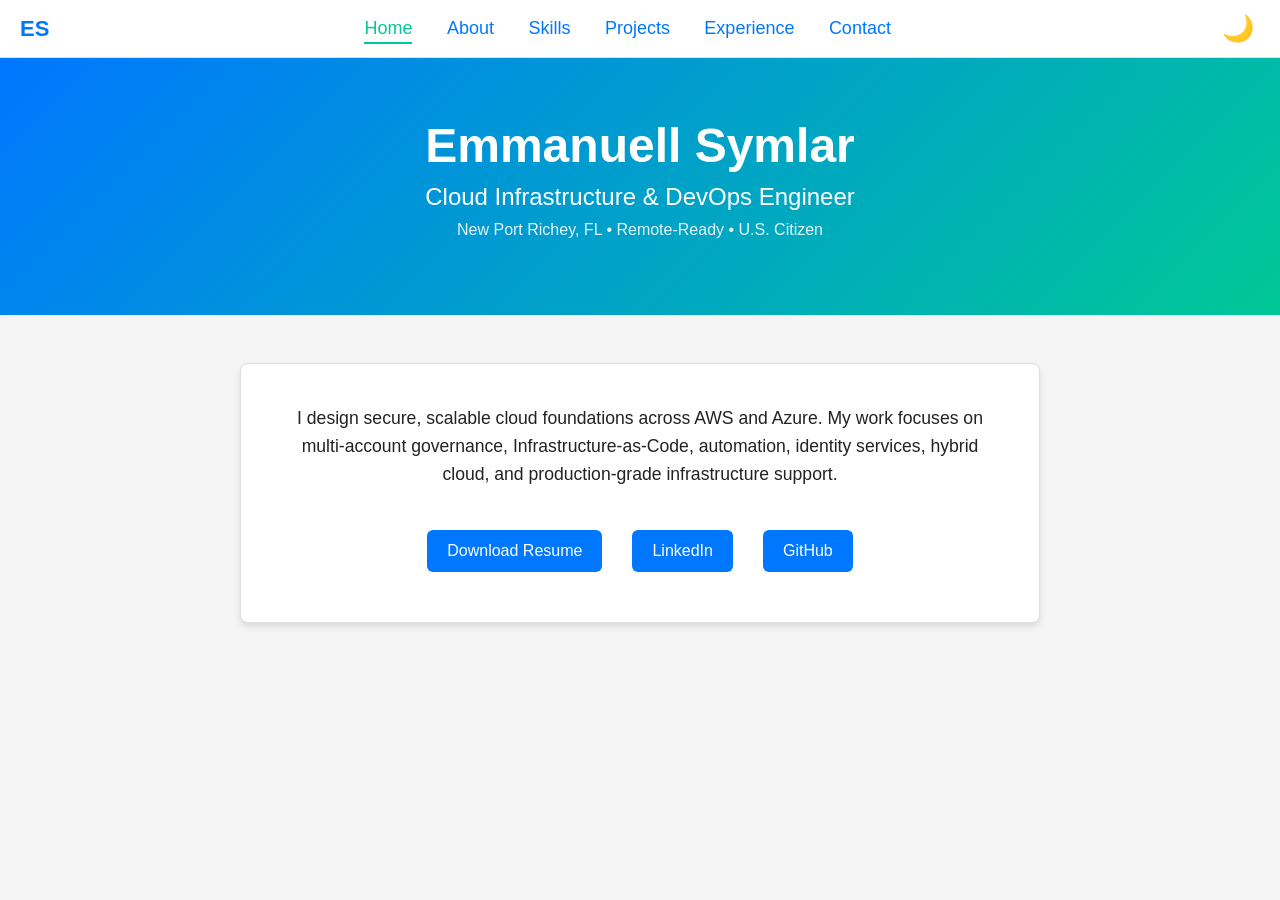
<file: index.html>
<!DOCTYPE html>
<html lang="en">
<head>
    <meta charset="UTF-8">
    <meta name="viewport" content="width=device-width, initial-scale=1.0">
    <title>Emmanuell Symlar | Cloud Infrastructure & DevOps Engineer</title>
    <link rel="stylesheet" href="css/style.css">
    <script src="js/main.js" defer></script>
</head>
<body>
<nav class="topnav">
    <div class="nav-left">
        <a href="index.html" class="brand">ES</a>
    </div>

    <div class="nav-right" id="navLinks">
        <a href="index.html" class="active">Home</a>
        <a href="about.html">About</a>
        <a href="skills.html">Skills</a>
        <a href="projects.html">Projects</a>
        <a href="experience.html">Experience</a>
        <a href="contact.html">Contact</a>
    </div>

    <button class="menu-btn" onclick="toggleMenu()" aria-label="Toggle Navigation">☰</button>
    <button class="theme-btn" onclick="toggleTheme()" aria-label="Toggle Theme">🌙</button>
</nav>

<header class="hero">
    <h1>Emmanuell Symlar</h1>
    <h2>Cloud Infrastructure & DevOps Engineer</h2>
    <p style="margin-top: 10px; font-size: 1rem; opacity: 0.9;">New Port Richey, FL • Remote-Ready • U.S. Citizen</p>
</header>

<main>
    <section class="skills-container" style="max-width: 800px;">
        <div class="skill-card" style="padding: 2.5rem; text-align: center;">
            <p style="font-size: 1.1rem; line-height: 1.6; margin-top: 0; margin-bottom: 2rem;">
                I design secure, scalable cloud foundations across AWS and Azure. My work focuses on 
                multi-account governance, Infrastructure-as-Code, automation, identity services, hybrid cloud, 
                and production-grade infrastructure support.
            </p>
            
            <div class="links" style="display: flex; flex-wrap: wrap; justify-content: center; gap: 10px;">
                <a href="assets/Emmanuell_Symlar_Resume.pdf" download="Emmanuell_Symlar_Resume.pdf" class="btn">Download Resume</a>
                <a href="https://linkedin.com/in/emmanuellsymlar" target="_blank" rel="noopener noreferrer" class="btn">LinkedIn</a>
                <a href="https://github.com/esymlar" target="_blank" rel="noopener noreferrer" class="btn">GitHub</a>
            </div>
        </div>
    </section>
</main>

</body>
</html>
</file>
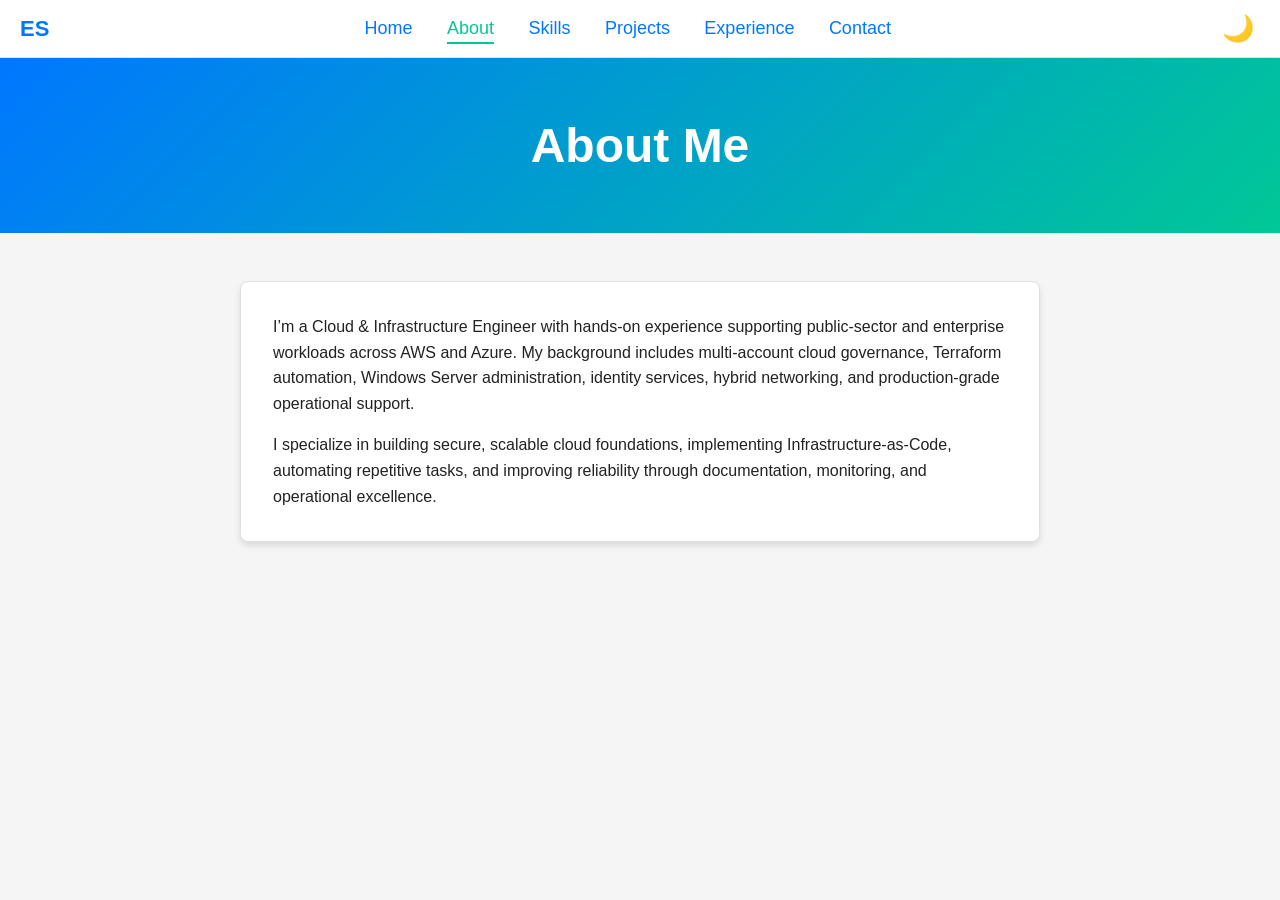
<file: about.html>
<!DOCTYPE html>
<html lang="en">
<head>
    <meta charset="UTF-8">
    <title>About | Emmanuell Symlar</title>
    <link rel="stylesheet" href="css/style.css">
    <script src="js/main.js" defer></script>
</head>
<body>
<nav class="topnav">
    <div class="nav-left">
        <a href="index.html" class="brand">ES</a>
    </div>

    <div class="nav-right" id="navLinks">
        <a href="index.html">Home</a>
        <a href="about.html" class="active">About</a>
        <a href="skills.html">Skills</a>
        <a href="projects.html">Projects</a>
        <a href="experience.html">Experience</a>
        <a href="contact.html">Contact</a>
    </div>

    <button class="menu-btn" onclick="toggleMenu()" aria-label="Toggle Navigation">☰</button>
    <button class="theme-btn" onclick="toggleTheme()" aria-label="Toggle Theme">🌙</button>
</nav>

<header class="hero">
    <h1>About Me</h1>
</header>

<main>
    <section class="skills-container" style="max-width: 800px;">
        <div class="skill-card" style="text-align: left; padding: 2rem;">
            <p style="margin-top: 0; line-height: 1.6;">
                I’m a Cloud & Infrastructure Engineer with hands-on experience supporting public-sector and 
                enterprise workloads across AWS and Azure. My background includes multi-account cloud governance, 
                Terraform automation, Windows Server administration, identity services, hybrid networking, and 
                production-grade operational support.
            </p>
            <p style="margin-bottom: 0; line-height: 1.6;">
                I specialize in building secure, scalable cloud foundations, implementing Infrastructure-as-Code, 
                automating repetitive tasks, and improving reliability through documentation, monitoring, and 
                operational excellence.
            </p>
        </div>
    </section>
</main>

</body>
</html>
</file>
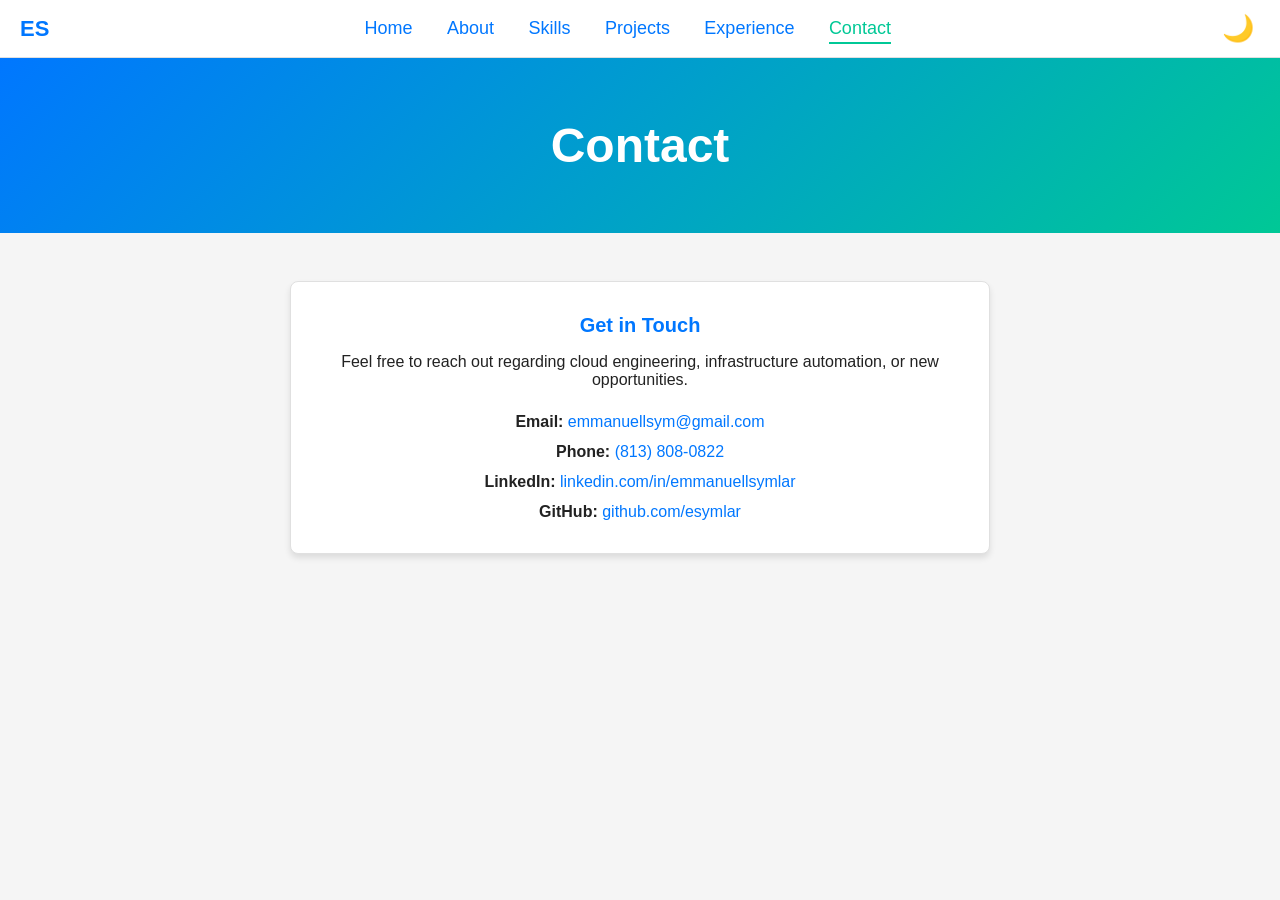
<file: contact.html>
<!DOCTYPE html>
<html lang="en">
<head>
    <meta charset="UTF-8">
    <title>Contact | Emmanuell Symlar</title>
    <link rel="stylesheet" href="css/style.css">
    <script src="js/main.js" defer></script>
</head>
<body>
<nav class="topnav">
    <div class="nav-left">
        <a href="index.html" class="brand">ES</a>
    </div>

    <div class="nav-right" id="navLinks">
        <a href="index.html">Home</a>
        <a href="about.html">About</a>
        <a href="skills.html">Skills</a>
        <a href="projects.html">Projects</a>
        <a href="experience.html">Experience</a>
        <a href="contact.html" class="active">Contact</a>
    </div>

    <button class="menu-btn" onclick="toggleMenu()" aria-label="Toggle Navigation">☰</button>
    <button class="theme-btn" onclick="toggleTheme()" aria-label="Toggle Theme">🌙</button>
</nav>

<header class="hero">
    <h1>Contact</h1>
</header>

<main>
    <section class="skills-container" style="max-width: 700px;">
        <div class="skill-card" style="padding: 2rem;">
            <h2>Get in Touch</h2>
            <p style="margin-bottom: 1.5rem;">Feel free to reach out regarding cloud engineering, infrastructure automation, or new opportunities.</p>
            
            <div style="display: flex; flex-direction: column; gap: 12px; align-items: center;">
                <p style="margin: 0;"><strong>Email:</strong> <a href="mailto:emmanuellsym@gmail.com" style="color: var(--accent); text-decoration: none;">emmanuellsym@gmail.com</a></p>
                <p style="margin: 0;"><strong>Phone:</strong> <a href="tel:8138080822" style="color: var(--accent); text-decoration: none;">(813) 808-0822</a></p>
                <p style="margin: 0;"><strong>LinkedIn:</strong> <a href="https://linkedin.com/in/emmanuellsymlar" target="_blank" rel="noopener noreferrer" style="color: var(--accent); text-decoration: none;">linkedin.com/in/emmanuellsymlar</a></p>
                <p style="margin: 0;"><strong>GitHub:</strong> <a href="https://github.com/esymlar" target="_blank" rel="noopener noreferrer" style="color: var(--accent); text-decoration: none;">github.com/esymlar</a></p>
            </div>
        </div>
    </section>
</main>

</body>
</html>
</file>
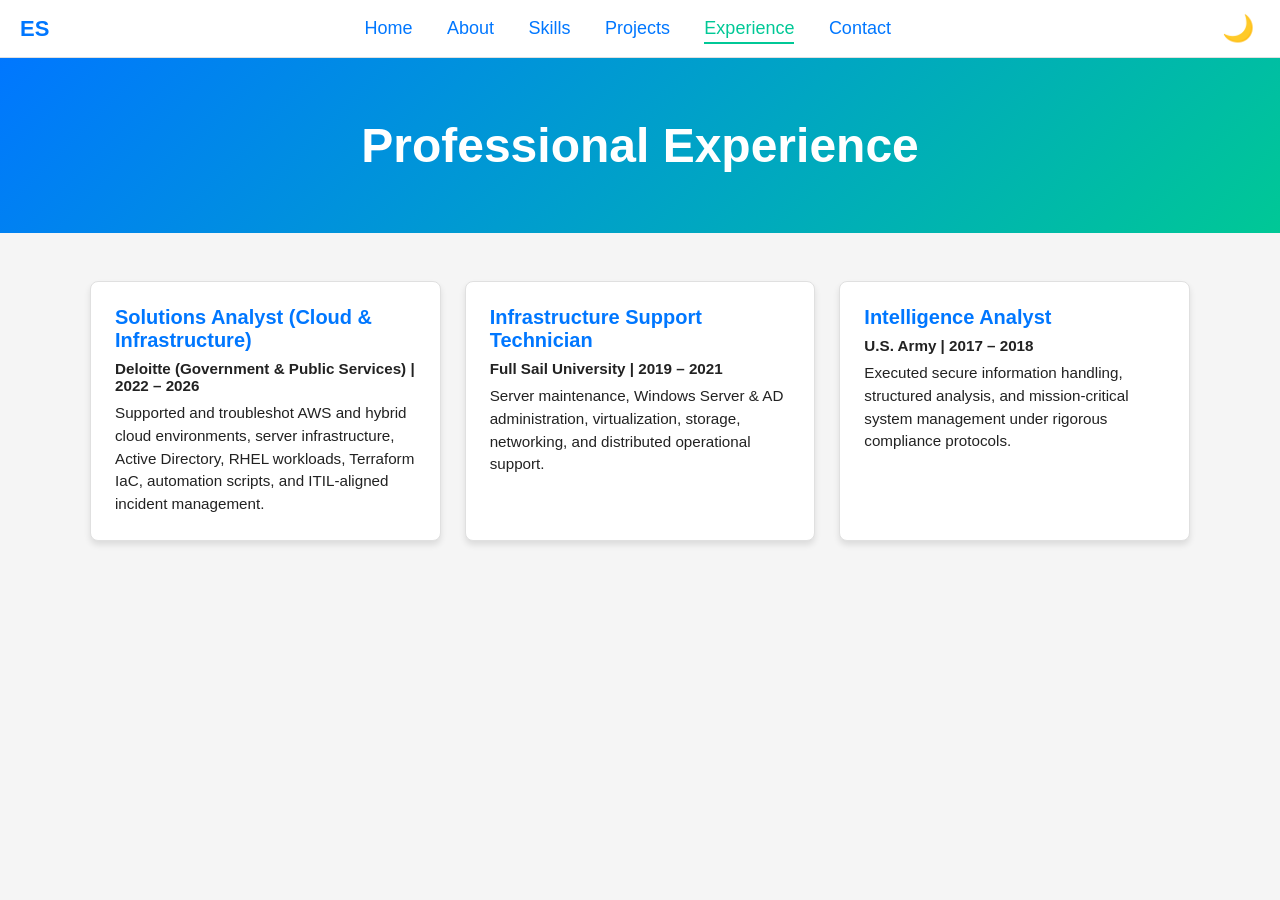
<file: experience.html>
<!DOCTYPE html>
<html lang="en">
<head>
    <meta charset="UTF-8">
    <title>Experience | Emmanuell Symlar</title>
    <link rel="stylesheet" href="css/style.css">
    <script src="js/main.js" defer></script>
</head>
<body>
<nav class="topnav">
    <div class="nav-left">
        <a href="index.html" class="brand">ES</a>
    </div>

    <div class="nav-right" id="navLinks">
        <a href="index.html">Home</a>
        <a href="about.html">About</a>
        <a href="skills.html">Skills</a>
        <a href="projects.html">Projects</a>
        <a href="experience.html" class="active">Experience</a>
        <a href="contact.html">Contact</a>
    </div>

    <button class="menu-btn" onclick="toggleMenu()" aria-label="Toggle Navigation">☰</button>
    <button class="theme-btn" onclick="toggleTheme()" aria-label="Toggle Theme">🌙</button>
</nav>

<header class="hero">
    <h1>Professional Experience</h1>
</header>

<main>
    <section class="skills-container">
        
        <div class="skill-card" style="text-align: left;">
            <h2 style="color: var(--accent); margin-bottom: 0.5rem;">Solutions Analyst (Cloud & Infrastructure)</h2>
            <p style="margin: 0 0 0.5rem 0; font-weight: bold; font-size: 0.95rem;">Deloitte (Government & Public Services) | 2022 – 2026</p>
            <p style="margin: 0; line-height: 1.5; font-size: 0.95rem;">
                Supported and troubleshot AWS and hybrid cloud environments, server infrastructure, Active Directory, RHEL workloads, Terraform IaC, automation scripts, and ITIL-aligned incident management.
            </p>
        </div>

        <div class="skill-card" style="text-align: left;">
            <h2 style="color: var(--accent); margin-bottom: 0.5rem;">Infrastructure Support Technician</h2>
            <p style="margin: 0 0 0.5rem 0; font-weight: bold; font-size: 0.95rem;">Full Sail University | 2019 – 2021</p>
            <p style="margin: 0; line-height: 1.5; font-size: 0.95rem;">
                Server maintenance, Windows Server & AD administration, virtualization, storage, networking, and distributed operational support.
            </p>
        </div>

        <div class="skill-card" style="text-align: left;">
            <h2 style="color: var(--accent); margin-bottom: 0.5rem;">Intelligence Analyst</h2>
            <p style="margin: 0 0 0.5rem 0; font-weight: bold; font-size: 0.95rem;">U.S. Army | 2017 – 2018</p>
            <p style="margin: 0; line-height: 1.5; font-size: 0.95rem;">
                Executed secure information handling, structured analysis, and mission-critical system management under rigorous compliance protocols.
            </p>
        </div>

    </section>
</main>

</body>
</html>
</file>
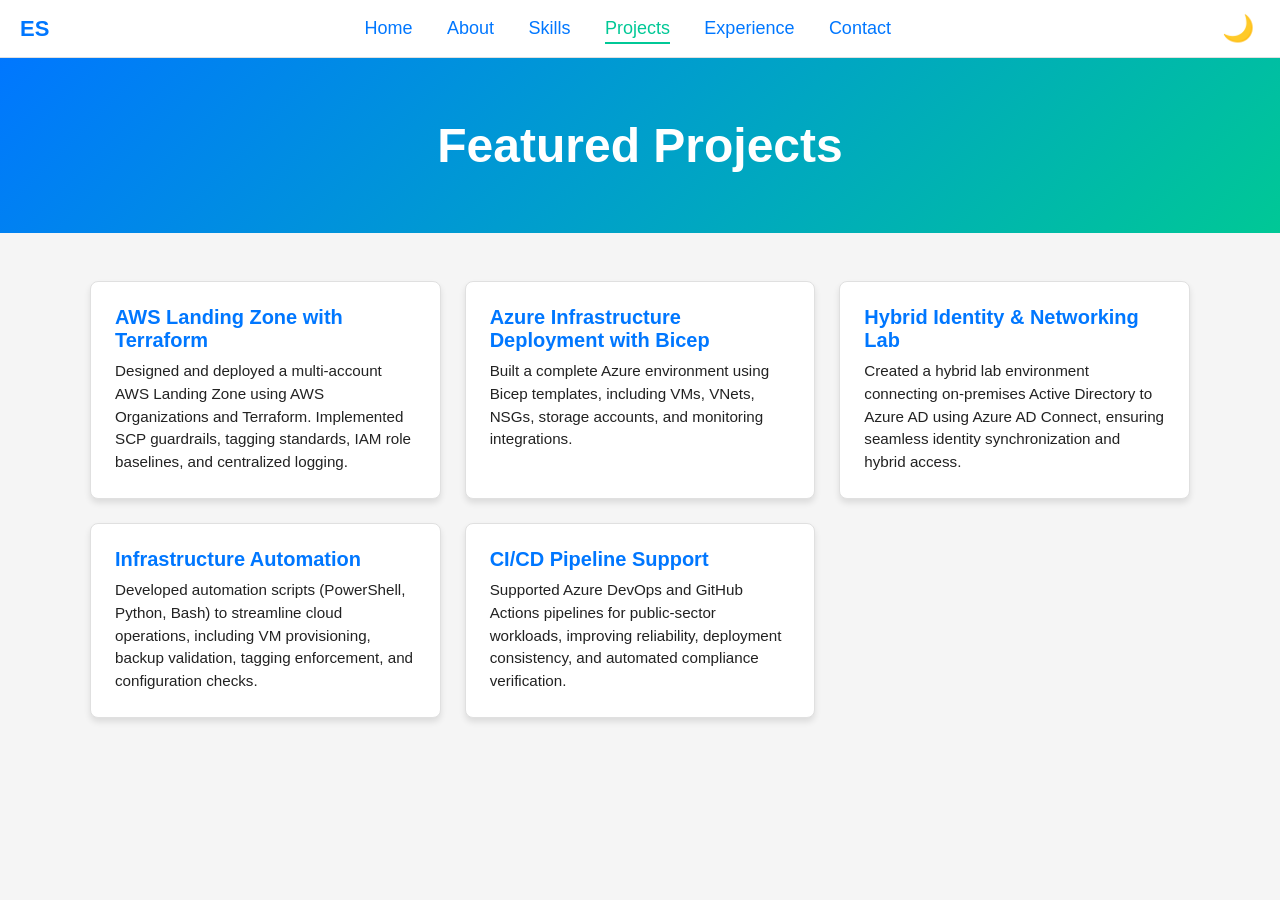
<file: projects.html>
<!DOCTYPE html>
<html lang="en">
<head>
    <meta charset="UTF-8">
    <title>Projects | Emmanuell Symlar</title>
    <link rel="stylesheet" href="css/style.css">
    <script src="js/main.js" defer></script>
</head>
<body>
<nav class="topnav">
    <div class="nav-left">
        <a href="index.html" class="brand">ES</a>
    </div>

    <div class="nav-right" id="navLinks">
        <a href="index.html">Home</a>
        <a href="about.html">About</a>
        <a href="skills.html">Skills</a>
        <a href="projects.html" class="active">Projects</a>
        <a href="experience.html">Experience</a>
        <a href="contact.html">Contact</a>
    </div>

    <button class="menu-btn" onclick="toggleMenu()" aria-label="Toggle Navigation">☰</button>
    <button class="theme-btn" onclick="toggleTheme()" aria-label="Toggle Theme">🌙</button>
</nav>

<header class="hero">
    <h1>Featured Projects</h1>
</header>

<main>
    <section class="skills-container">
        
        <div class="skill-card" style="text-align: left;">
            <h2 style="color: var(--accent); margin-bottom: 0.5rem;">AWS Landing Zone with Terraform</h2>
            <p style="margin: 0; line-height: 1.5; font-size: 0.95rem;">
                Designed and deployed a multi-account AWS Landing Zone using AWS Organizations and Terraform. Implemented SCP guardrails, tagging standards, IAM role baselines, and centralized logging.
            </p>
        </div>

        <div class="skill-card" style="text-align: left;">
            <h2 style="color: var(--accent); margin-bottom: 0.5rem;">Azure Infrastructure Deployment with Bicep</h2>
            <p style="margin: 0; line-height: 1.5; font-size: 0.95rem;">
                Built a complete Azure environment using Bicep templates, including VMs, VNets, NSGs, storage accounts, and monitoring integrations.
            </p>
        </div>

        <div class="skill-card" style="text-align: left;">
            <h2 style="color: var(--accent); margin-bottom: 0.5rem;">Hybrid Identity & Networking Lab</h2>
            <p style="margin: 0; line-height: 1.5; font-size: 0.95rem;">
                Created a hybrid lab environment connecting on-premises Active Directory to Azure AD using Azure AD Connect, ensuring seamless identity synchronization and hybrid access.
            </p>
        </div>

        <div class="skill-card" style="text-align: left;">
            <h2 style="color: var(--accent); margin-bottom: 0.5rem;">Infrastructure Automation</h2>
            <p style="margin: 0; line-height: 1.5; font-size: 0.95rem;">
                Developed automation scripts (PowerShell, Python, Bash) to streamline cloud operations, including VM provisioning, backup validation, tagging enforcement, and configuration checks.
            </p>
        </div>

        <div class="skill-card" style="text-align: left;">
            <h2 style="color: var(--accent); margin-bottom: 0.5rem;">CI/CD Pipeline Support</h2>
            <p style="margin: 0; line-height: 1.5; font-size: 0.95rem;">
                Supported Azure DevOps and GitHub Actions pipelines for public-sector workloads, improving reliability, deployment consistency, and automated compliance verification.
            </p>
        </div>

    </section>
</main>

</body>
</html>
</file>
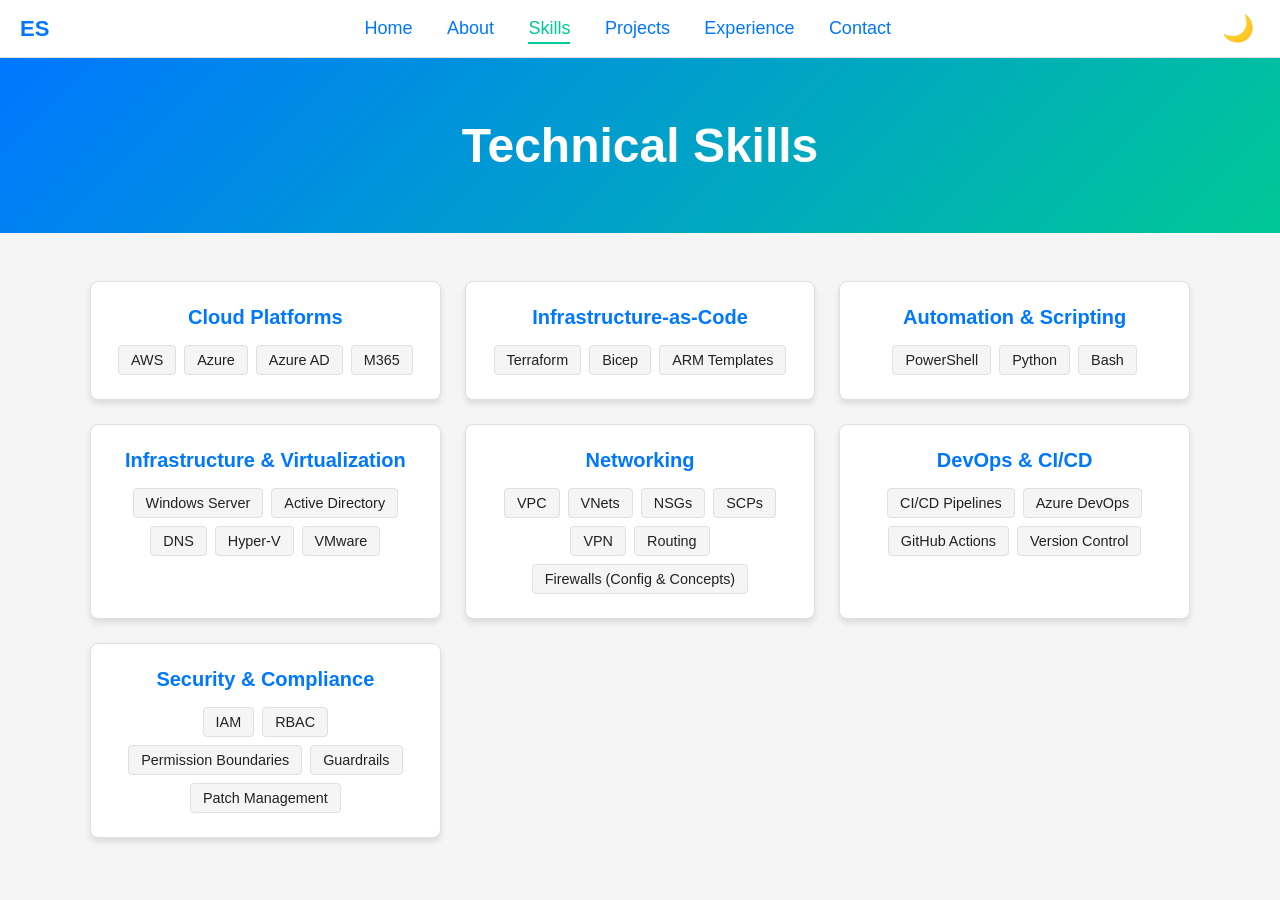
<file: skills.html>
<!DOCTYPE html>
<html lang="en">
<head>
    <meta charset="UTF-8">
    <title>Skills | Emmanuell Symlar</title>
    <link rel="stylesheet" href="css/style.css">
    <script src="js/main.js" defer></script>
</head>
<body>
<nav class="topnav">
    <div class="nav-left">
        <a href="index.html" class="brand">ES</a>
    </div>

    <div class="nav-right" id="navLinks">
        <a href="index.html">Home</a>
        <a href="about.html">About</a>
        <a href="skills.html" class="active">Skills</a>
        <a href="projects.html">Projects</a>
        <a href="experience.html">Experience</a>
        <a href="contact.html">Contact</a>
    </div>

    <button class="menu-btn" onclick="toggleMenu()" aria-label="Toggle Navigation">☰</button>
    <button class="theme-btn" onclick="toggleTheme()" aria-label="Toggle Theme">🌙</button>
</nav>

<header class="hero">
    <h1>Technical Skills</h1>
</header>

<main>
    <section class="skills-container">
        
        <div class="skill-card">
            <h2>Cloud Platforms</h2>
            <ul>
                <li>AWS</li>
                <li>Azure</li>
                <li>Azure AD</li>
                <li>M365</li>
            </ul>
        </div>

        <div class="skill-card">
            <h2>Infrastructure-as-Code</h2>
            <ul>
                <li>Terraform</li>
                <li>Bicep</li>
                <li>ARM Templates</li>
            </ul>
        </div>

        <div class="skill-card">
            <h2>Automation & Scripting</h2>
            <ul>
                <li>PowerShell</li>
                <li>Python</li>
                <li>Bash</li>
            </ul>
        </div>

        <div class="skill-card">
            <h2>Infrastructure & Virtualization</h2>
            <ul>
                <li>Windows Server</li>
                <li>Active Directory</li>
                <li>DNS</li>
                <li>Hyper-V</li>
                <li>VMware</li>
            </ul>
        </div>

        <div class="skill-card">
            <h2>Networking</h2>
            <ul>
                <li>VPC</li>
                <li>VNets</li>
                <li>NSGs</li>
                <li>SCPs</li>
                <li>VPN</li>
                <li>Routing</li>
                <li>Firewalls (Config & Concepts)</li>
            </ul>
        </div>

        <div class="skill-card">
            <h2>DevOps & CI/CD</h2>
            <ul>
                <li>CI/CD Pipelines</li>
                <li>Azure DevOps</li>
                <li>GitHub Actions</li>
                <li>Version Control</li>
            </ul>
        </div>

        <div class="skill-card">
            <h2>Security & Compliance</h2>
            <ul>
                <li>IAM</li>
                <li>RBAC</li>
                <li>Permission Boundaries</li>
                <li>Guardrails</li>
                <li>Patch Management</li>
            </ul>
        </div>

    </section>
</main>

</body>
</html>
</file>
<file: css/style.css>
/* ===========================
    BASE THEME VARIABLES
   =========================== */
:root {
    --bg: #f5f5f5;
    --text: #222;
    --accent: #0077ff;
    --accent-hover: #00c896;
    --nav-bg: #ffffff;
    --border: #e0e0e0;
}

.dark-mode {
    --bg: #121212;
    --text: #eaeaea;
    --accent: #00c896;
    --accent-hover: #0077ff;
    --nav-bg: #1e1e1e;
    --border: #333;
}

/* ===========================
    GLOBAL STYLES
   =========================== */
body {
    font-family: Arial, sans-serif;
    margin: 0;
    padding: 0;
    background: var(--bg);
    color: var(--text);
    transition: background 0.3s ease, color 0.3s ease;
}

/* ===========================
    HERO SECTION
   =========================== */
.hero {
    background: linear-gradient(135deg, #0077ff, #00c896);
    color: white;
    text-align: center;
    padding: 60px 20px;
}

.hero h1 {
    margin: 0;
    font-size: 48px;
}

.hero h2 {
    margin: 10px 0;
    font-size: 24px;
    font-weight: 300;
}

/* ===========================
    INTRO SECTION
   =========================== */
.intro {
    max-width: 800px;
    margin: 40px auto;
    padding: 0 20px;
    font-size: 18px;
    line-height: 1.6;
    text-align: center;
}

/* ===========================
    BUTTONS
   =========================== */
.btn {
    display: inline-block;
    margin: 10px;
    padding: 12px 20px;
    background: var(--accent);
    color: white;
    text-decoration: none;
    border-radius: 6px;
}

.btn:hover {
    background: var(--accent-hover);
}

/* ===========================
    TOP NAVIGATION (DESKTOP)
   =========================== */
.topnav {
    background: var(--nav-bg);
    padding: 12px 20px;
    display: flex;
    justify-content: space-between;
    align-items: center;
    border-bottom: 1px solid var(--border);
    position: sticky;
    top: 0;
    z-index: 1000;
}

.nav-left .brand {
    font-size: 22px;
    font-weight: bold;
    color: var(--accent);
    text-decoration: none;
}

.nav-right a {
    margin: 0 15px;
    text-decoration: none;
    color: var(--accent);
    font-size: 18px;
    font-weight: 500;
}

.nav-right a:hover {
    color: var(--accent-hover);
}

.nav-right a.active {
    color: var(--accent-hover);
    border-bottom: 2px solid var(--accent-hover);
    padding-bottom: 4px;
}

/* ===========================
    NAV BUTTONS
   =========================== */
.menu-btn,
.theme-btn {
    background: none;
    border: none;
    font-size: 26px;
    cursor: pointer;
    margin-left: 10px;
    color: var(--accent);
}

.menu-btn {
    display: none;
}

.menu-btn:hover,
.theme-btn:hover {
    color: var(--accent-hover);
}

/* ===========================
    MOBILE MENU
   =========================== */
@media (max-width: 768px) {
    .nav-right {
        display: none;
        flex-direction: column;
        text-align: center;
        background: var(--nav-bg);
        padding: 20px;
        border-bottom: 1px solid var(--border);
        position: absolute;
        top: 100%;
        left: 0;
        width: 100%;
        box-sizing: border-box;
    }

    .nav-right.open {
        display: flex;
    }

    .nav-right a {
        margin: 10px 0;
        font-size: 20px;
    }

    .menu-btn {
        display: block;
    }
}

/* ===========================
    SKILLS & CARDS GRID (OPTION 2)
   =========================== */
.skills-container {
    display: grid;
    grid-template-columns: repeat(auto-fit, minmax(280px, 1fr));
    gap: 1.5rem;
    max-width: 1100px;
    margin: 3rem auto;
    padding: 0 1.5rem;
}

.skill-card {
    background: var(--nav-bg);
    border: 1px solid var(--border);
    padding: 1.5rem;
    border-radius: 8px;
    text-align: center;
    box-shadow: 0 4px 6px rgba(0, 0, 0, 0.1);
    transition: transform 0.2s ease, box-shadow 0.2s ease;
}

.skill-card:hover {
    transform: translateY(-4px);
    box-shadow: 0 6px 12px rgba(0, 0, 0, 0.15);
}

.skill-card h2 {
    color: var(--accent);
    font-size: 1.25rem;
    margin-top: 0;
    margin-bottom: 1rem;
}

.skill-card ul {
    list-style: none;
    padding: 0;
    margin: 0;
    display: flex;
    flex-wrap: wrap;
    justify-content: center;
    gap: 8px;
}

.skill-card li {
    background: var(--bg);
    color: var(--text);
    padding: 6px 12px;
    border-radius: 4px;
    font-size: 0.9rem;
    border: 1px solid var(--border);
    font-weight: 500;
}
</file>
